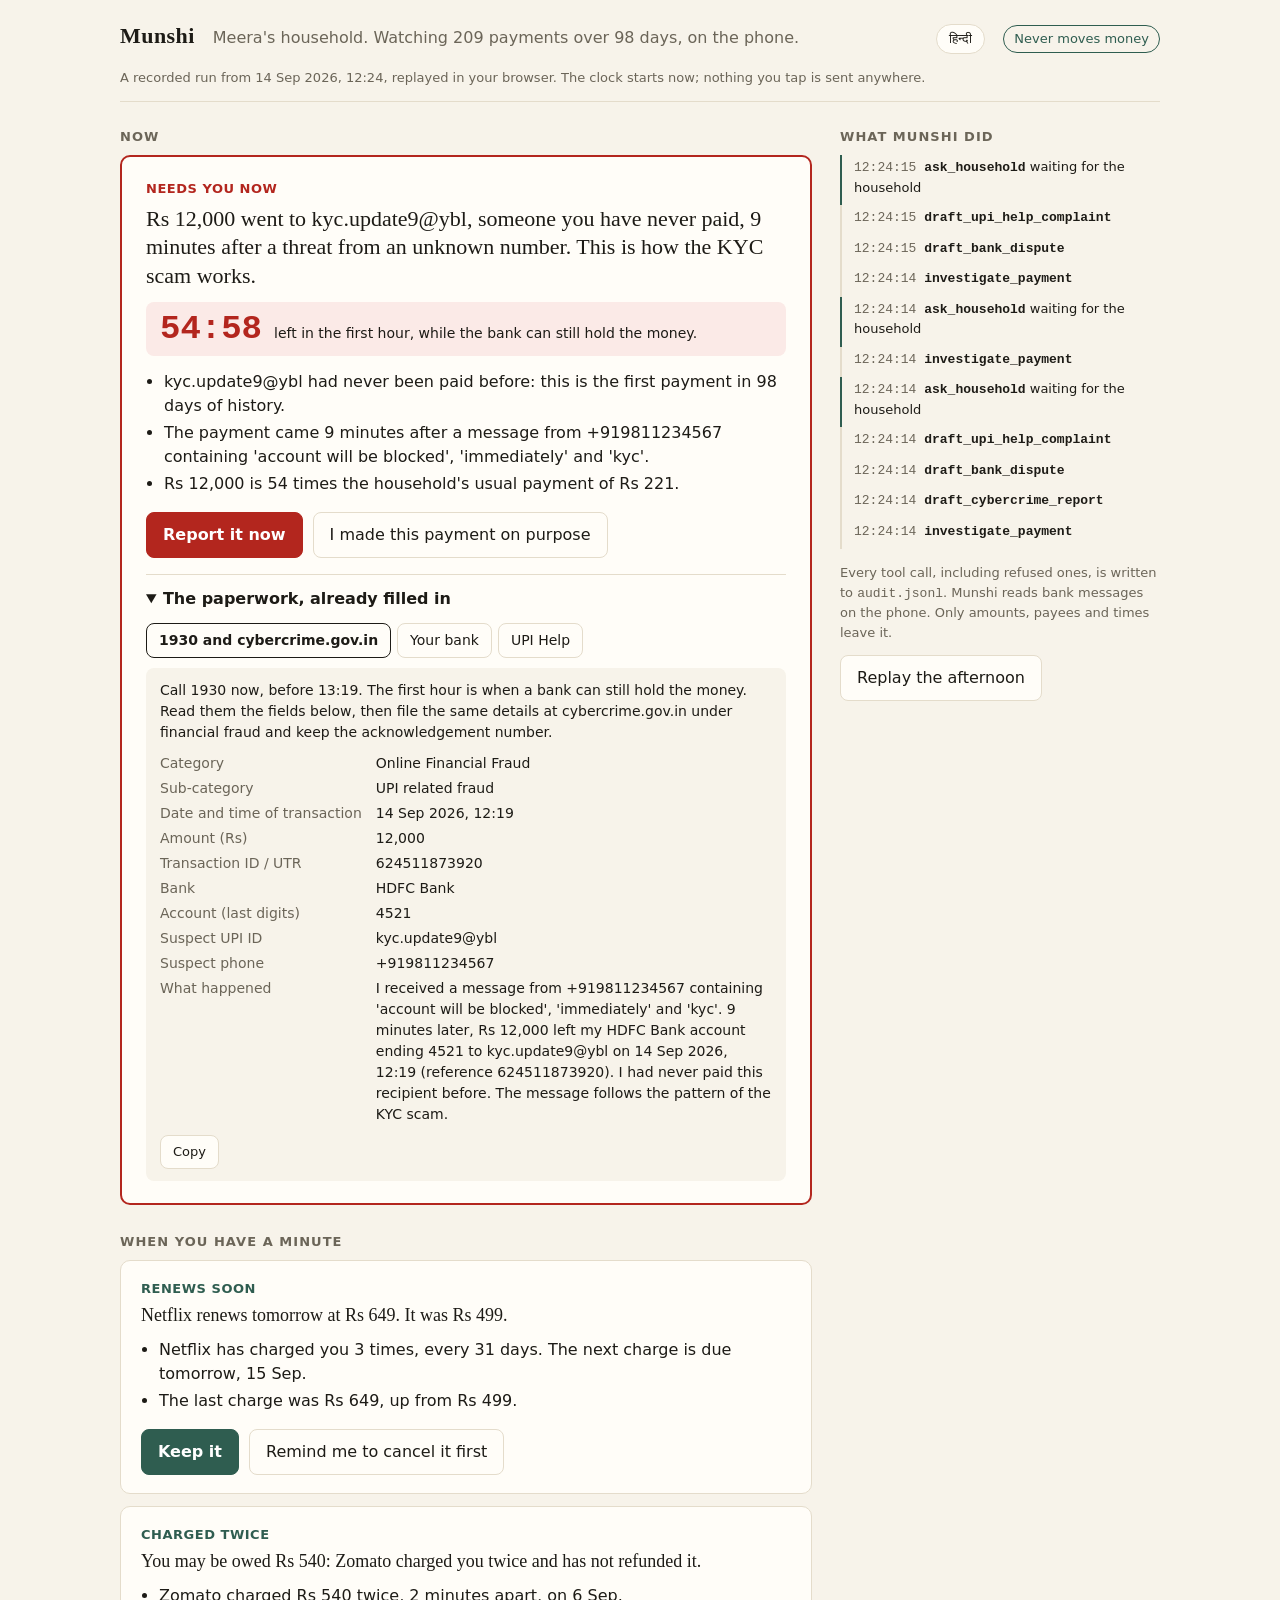
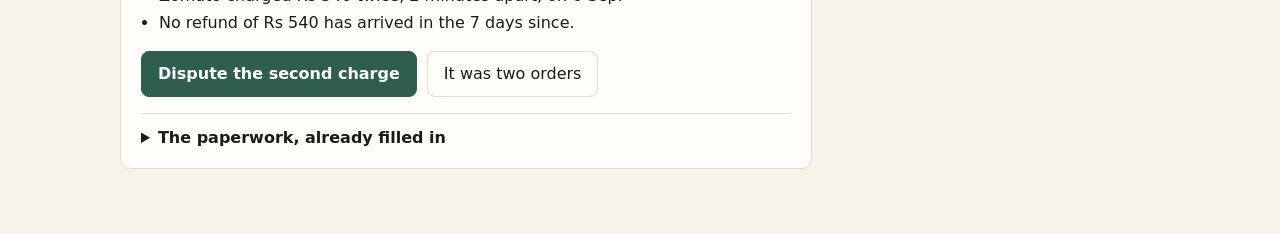
<file: docs/index.html>
<!doctype html>
<html lang="en">
<head>
<meta charset="utf-8">
<meta name="viewport" content="width=device-width, initial-scale=1">
<title>Munshi</title>
<link rel="stylesheet" href="munshi.css">
</head>
<body>
<div class="wrap">
  <header>
    <span class="mark">Munshi</span>
    <span class="who" id="who">Loading…</span>
    <button class="lang" id="lang" type="button" lang="hi">हिन्दी</button>
    <span class="pill" title="No tool can move money, and a hook refuses any call outside the allow-list">Never moves money</span>
    <p class="replay" id="replay" hidden></p>
  </header>
  <main id="main" aria-live="polite"></main>
  <aside>
    <h2 class="section">What Munshi did</h2>
    <ul class="log" id="log"></ul>
    <p class="note">Every tool call, including refused ones, is written to <code>audit.jsonl</code>.
      Munshi reads bank messages on the phone. Only amounts, payees and times leave it.</p>
    <div class="bar"><button id="restart" type="button">Replay the afternoon</button></div>
    <p class="error" id="error" role="alert"></p>
  </aside>
</div>
<script src="munshi.js"></script>
<script src="replay.js"></script>
<script>
(function () {
  "use strict";
  var M = window.Munshi;

  // The recorded run on GitHub Pages: replayed here, nothing sent anywhere.
  function replayAdapter(data) {
    var offset = 0, current = null;
    var note = M.byId("replay");
    note.textContent = "A recorded run from " + data.recorded_at +
      ", replayed in your browser. The clock starts now; nothing you tap is sent anywhere.";
    note.hidden = false;
    return {
      now: function () { return Date.now() + offset; },
      start: function () {
        offset = M.parseWhen(data.initial.now).getTime() - Date.now();
        current = JSON.parse(JSON.stringify(data.initial));
        return current;
      },
      decide: function (card, choice) {
        var rec = (data.outcomes[card.id] || {})[choice];
        if (!rec) throw new Error("This choice was not recorded.");
        current = Object.assign({}, current, {
          cards: current.cards.map(function (c) { return c.id === card.id ? rec.card : c; }),
          audit: current.audit.concat(rec.audit)
        });
        return current;
      }
    };
  }

  var localAdapter = {
    start: function () {
      return fetch("/api/state").then(function (r) { return r.json(); })
        .then(function (j) { if (!j.ok) throw new Error(j.error); return j.data; });
    },
    decide: function (card, choice) { return M.post("/api/decide", { card: card.id, choice: choice }); },
    restart: function () { return M.post("/api/restart", {}); }
  };

  M.ready();
  var adapter = window.MUNSHI_REPLAY ? replayAdapter(window.MUNSHI_REPLAY) : localAdapter;
  M.byId("restart").addEventListener("click", function () {
    M.busy(true);
    Promise.resolve((adapter.restart || adapter.start)()).then(function (s) { M.busy(false); M.render(s); }, M.fail);
  });
  M.mount(adapter).catch(M.fail);
})();
</script>
</body>
</html>
</file>
<file: docs/munshi.css>
:root {
  --paper: #f7f3ea; --card: #fffdf8; --ink: #1d1b16; --muted: #6b6558; --rule: #e4dccb;
  --urgent: #b3261e; --urgent-soft: #fbeae7; --on-strong: #ffffff; --calm: #2f5d50; --calm-soft: #e7f0ec;
  --focus: #1f4fd1;
  --serif: "Iowan Old Style", "Palatino Linotype", Palatino, Georgia, serif;
  --sans: system-ui, -apple-system, "Segoe UI", Roboto, "Noto Sans", sans-serif;
  --mono: ui-monospace, "Cascadia Mono", Consolas, monospace;
}
@media (prefers-color-scheme: dark) {
  :root { --paper: #15140f; --card: #1e1c16; --ink: #efe9dc; --muted: #a39b8a; --rule: #353026; --urgent: #ff8a80;
          --urgent-soft: #3a1b18; --on-strong: #1a0f0d; --calm: #8fd1bb; --calm-soft: #1b2c26; --focus: #8fb0ff; }
}
* { box-sizing: border-box; }
[hidden] { display: none !important; }
body { margin: 0; background: var(--paper); color: var(--ink); font: 16px/1.5 var(--sans); }
.wrap { max-width: 1080px; margin: 0 auto; padding: 24px 20px 64px; display: grid; gap: 28px;
        grid-template-columns: minmax(0, 1fr) 320px; }
@media (max-width: 880px) { .wrap { grid-template-columns: 1fr; } }
header { grid-column: 1 / -1; display: flex; flex-wrap: wrap; align-items: baseline; gap: 10px 18px;
         border-bottom: 1px solid var(--rule); padding-bottom: 14px; }
.mark { font: 600 22px/1 var(--serif); letter-spacing: .02em; }
.who { color: var(--muted); }
button.lang { margin-left: auto; font-size: 13px; padding: 4px 12px; border-radius: 999px; }
button.lang + .pill { margin-left: 0; }
.pill { margin-left: auto; font-size: 13px; border: 1px solid var(--calm); color: var(--calm);
        border-radius: 999px; padding: 3px 10px; white-space: nowrap; }
h2.section { font: 600 13px/1 var(--sans); letter-spacing: .08em; text-transform: uppercase; color: var(--muted);
             margin: 0 0 12px; }
section + section { margin-top: 30px; }
.card { background: var(--card); border: 1px solid var(--rule); border-radius: 10px; padding: 18px 20px; }
.card + .card { margin-top: 12px; }
.card.urgent { border: 2px solid var(--urgent); padding: 22px 24px; }
.kicker { font-size: 13px; font-weight: 600; color: var(--urgent); letter-spacing: .04em; text-transform: uppercase; }
.card.quiet .kicker { color: var(--calm); }
.headline { font: 500 22px/1.3 var(--serif); margin: 6px 0 10px; }
.card.quiet .headline { font-size: 18px; }
.clock { display: flex; align-items: baseline; gap: 12px; background: var(--urgent-soft); border-radius: 8px;
         padding: 10px 14px; margin: 12px 0 14px; }
.clock b { font: 600 34px/1 var(--mono); color: var(--urgent); font-variant-numeric: tabular-nums; }
.clock span { color: var(--ink); font-size: 14px; }
ul.facts { margin: 0 0 16px; padding-left: 18px; }
ul.facts li { margin: 3px 0; }
.choices { display: flex; flex-wrap: wrap; gap: 10px; }
button { font: inherit; border-radius: 8px; padding: 10px 16px; cursor: pointer; border: 1px solid var(--rule);
         background: var(--card); color: var(--ink); }
button.primary { background: var(--urgent); border-color: var(--urgent); color: var(--on-strong); font-weight: 600; }
.card.quiet button.primary { background: var(--calm); border-color: var(--calm); }
button:focus-visible, summary:focus-visible, textarea:focus-visible { outline: 3px solid var(--focus); outline-offset: 2px; }
button[disabled] { opacity: .55; cursor: progress; }
details { margin-top: 16px; border-top: 1px solid var(--rule); padding-top: 12px; }
summary { cursor: pointer; font-weight: 600; }
.tabs { display: flex; gap: 6px; margin: 12px 0 10px; flex-wrap: wrap; }
.tabs button { padding: 6px 12px; font-size: 14px; }
.tabs button[aria-pressed="true"] { border-color: var(--ink); font-weight: 600; }
a.btn { font: inherit; border-radius: 8px; padding: 10px 16px; border: 1px solid var(--rule); background: var(--card);
        color: var(--ink); text-decoration: none; display: inline-block; }
a.btn.primary { background: var(--urgent); border-color: var(--urgent); color: var(--on-strong); font-weight: 600; }
a.btn:focus-visible { outline: 3px solid var(--focus); outline-offset: 2px; }
.card.urgent .choices + ol.steps { margin-top: 14px; }
.draft { background: var(--paper); border-radius: 8px; padding: 12px 14px; font-size: 14px; }
.draft p { margin: 0 0 10px; }
.draft dl { display: grid; grid-template-columns: max-content 1fr; gap: 4px 14px; margin: 0; }
.draft dt { color: var(--muted); }
.draft dd { margin: 0; overflow-wrap: anywhere; }
.draft pre { white-space: pre-wrap; font: 13px/1.5 var(--mono); margin: 0; }
.copy { margin-top: 10px; font-size: 13px; padding: 6px 12px; }
.done .headline { font-size: 17px; color: var(--muted); }
ol.steps { margin: 8px 0 0; padding-left: 20px; }
.empty { color: var(--muted); }
aside h2 { margin-top: 0; }
.log { list-style: none; margin: 0; padding: 0; font-size: 13px; }
.log li { border-left: 2px solid var(--rule); padding: 2px 0 8px 12px; animation: in .28s ease both; }
@keyframes in { from { opacity: 0; transform: translateY(-4px); } }
@media (prefers-reduced-motion: reduce) { .log li { animation: none; } }
.log li.refused { border-color: var(--urgent); }
.log li.waiting { border-color: var(--calm); }
.log .t { font-family: var(--mono); color: var(--muted); }
.log .n { font-family: var(--mono); font-weight: 600; }
.log .r { color: var(--urgent); display: block; }
.note { font-size: 13px; color: var(--muted); margin-top: 14px; }
.bar { display: flex; gap: 10px; align-items: center; margin-top: 12px; flex-wrap: wrap; }
.error { color: var(--urgent); }
.replay { flex-basis: 100%; margin: 4px 0 0; font-size: 13px; color: var(--muted); }
.sr { position: absolute; width: 1px; height: 1px; overflow: hidden; clip: rect(0 0 0 0); }

/* The hosted product: a first screen for someone who has never heard of this. */
.hero { max-width: 1080px; margin: 0 auto; padding: 56px 20px 8px; display: grid; column-gap: 44px; row-gap: 18px;
        grid-template-columns: minmax(0, 1.1fr) minmax(0, .9fr); align-items: start;
        grid-template-areas: "mark thread" "title thread" "say thread"; }
.hero .mark { grid-area: mark; }
.hero h1 { grid-area: title; }
.hero .thread { grid-area: thread; }
.hero .say { grid-area: say; }
@media (max-width: 860px) {
  .hero { grid-template-columns: 1fr; grid-template-areas: "mark" "title" "thread" "say"; row-gap: 22px;
          padding-top: 34px; }
  .hero .thread { max-width: 34rem; }
}
.hero h1 { font: 500 clamp(32px, 5vw, 50px)/1.1 var(--serif); margin: 0 0 18px; max-width: 16ch; letter-spacing: -.01em; }
.hero p.lede { font-size: 17px; max-width: 56ch; margin: 0 0 12px; }
.hero p.small { color: var(--muted); font-size: 14px; max-width: 56ch; }
.hero .bar { margin-top: 22px; }
.hero .mark { display: block; margin: 0; }
.hero .say > *:first-child { margin-top: 0; }

/* The thread the family actually gets, as the hero's picture. */
.thread { display: flex; flex-direction: column; gap: 10px; }
.sms { border-radius: 14px; padding: 12px 14px; font-size: 14px; line-height: 1.45; max-width: 40ch;
       border: 1px solid var(--rule); background: var(--card); box-shadow: 0 1px 2px rgba(0,0,0,.04); }
.sms .from { font: 600 11px/1 var(--mono); letter-spacing: .06em; color: var(--muted); text-transform: uppercase;
             display: block; margin-bottom: 6px; }
.sms.threat { border-color: var(--urgent); }
.sms.threat .from { color: var(--urgent); }
.sms .amt { font-weight: 600; }
.gap { display: flex; align-items: center; gap: 10px; color: var(--muted); font-size: 13px; padding-left: 2px; }
.gap::before { content: ""; width: 22px; height: 1px; background: var(--rule); }
.verdict { border-left: 3px solid var(--urgent); padding: 8px 0 2px 14px; margin-top: 4px; }
.verdict b { font: 500 17px/1.35 var(--serif); display: block; }
.verdict span { color: var(--muted); font-size: 13px; }
.hero button.go { padding: 13px 22px; font-weight: 600; font-size: 17px; }
.hero button.go.primary { background: var(--ink); border-color: var(--ink); color: var(--paper); }
/* The architecture, said plainly, on the page itself. */
.how { max-width: 1080px; margin: 0 auto; padding: 32px 20px 56px; border-top: 1px solid var(--rule); }
.how > h2 { font: 500 clamp(24px, 3vw, 32px)/1.2 var(--serif); margin: 0 0 6px; }
.how > p.lede { font-size: 16px; color: var(--muted); max-width: 62ch; margin: 0 0 26px; }
.how ol { list-style: none; margin: 0; padding: 0; display: grid; gap: 22px 34px;
          grid-template-columns: repeat(2, minmax(0, 1fr)); counter-reset: step; }
@media (max-width: 720px) { .how ol { grid-template-columns: 1fr; } }
.how li { counter-increment: step; border-top: 2px solid var(--rule); padding-top: 12px; }
.how li h3 { font: 600 15px/1.3 var(--sans); margin: 0 0 6px; display: flex; gap: 10px; align-items: baseline; }
.how li h3::before { content: counter(step); font: 600 13px/1 var(--mono); color: var(--urgent);
                     border: 1px solid var(--urgent); border-radius: 999px; padding: 4px 8px; }
.how li p { margin: 0 0 8px; font-size: 15px; max-width: 52ch; }
.how li p.src { color: var(--muted); font-size: 13px; margin-bottom: 0; }
.how code { font: 13px/1.4 var(--mono); background: var(--card); border: 1px solid var(--rule);
            border-radius: 5px; padding: 1px 5px; overflow-wrap: anywhere; }
.how li p.src code { border: 0; background: none; padding: 0; }
.how .never { margin: 30px 0 0; border-left: 3px solid var(--calm); padding: 4px 0 4px 16px; }
.how .never h3 { font: 600 13px/1 var(--sans); letter-spacing: .08em; text-transform: uppercase;
                 color: var(--calm); margin: 0 0 8px; }
.how .never ul { margin: 0; padding-left: 18px; font-size: 15px; }
.how .never li { border: 0; padding: 0; margin: 3px 0; counter-increment: none; }
.paste { max-width: 1080px; margin: 0 auto; padding: 8px 20px 24px; }
.paste textarea { width: 100%; min-height: 170px; font: 14px/1.5 var(--mono); padding: 12px 14px;
                  background: var(--card); color: var(--ink); border: 1px solid var(--rule); border-radius: 10px; }
.paste .hint { font-size: 14px; color: var(--muted); margin: 8px 0 0; max-width: 70ch; }
.working { display: flex; align-items: center; gap: 10px; color: var(--muted); font-size: 15px; }
.working b { width: 9px; height: 9px; border-radius: 50%; background: var(--calm); animation: pulse 1s infinite ease-in-out; }
@keyframes pulse { 50% { opacity: .25; } }
footer { max-width: 1080px; margin: 0 auto; padding: 24px 20px 60px; border-top: 1px solid var(--rule);
         color: var(--muted); font-size: 14px; }
footer a { color: inherit; }
</file>
